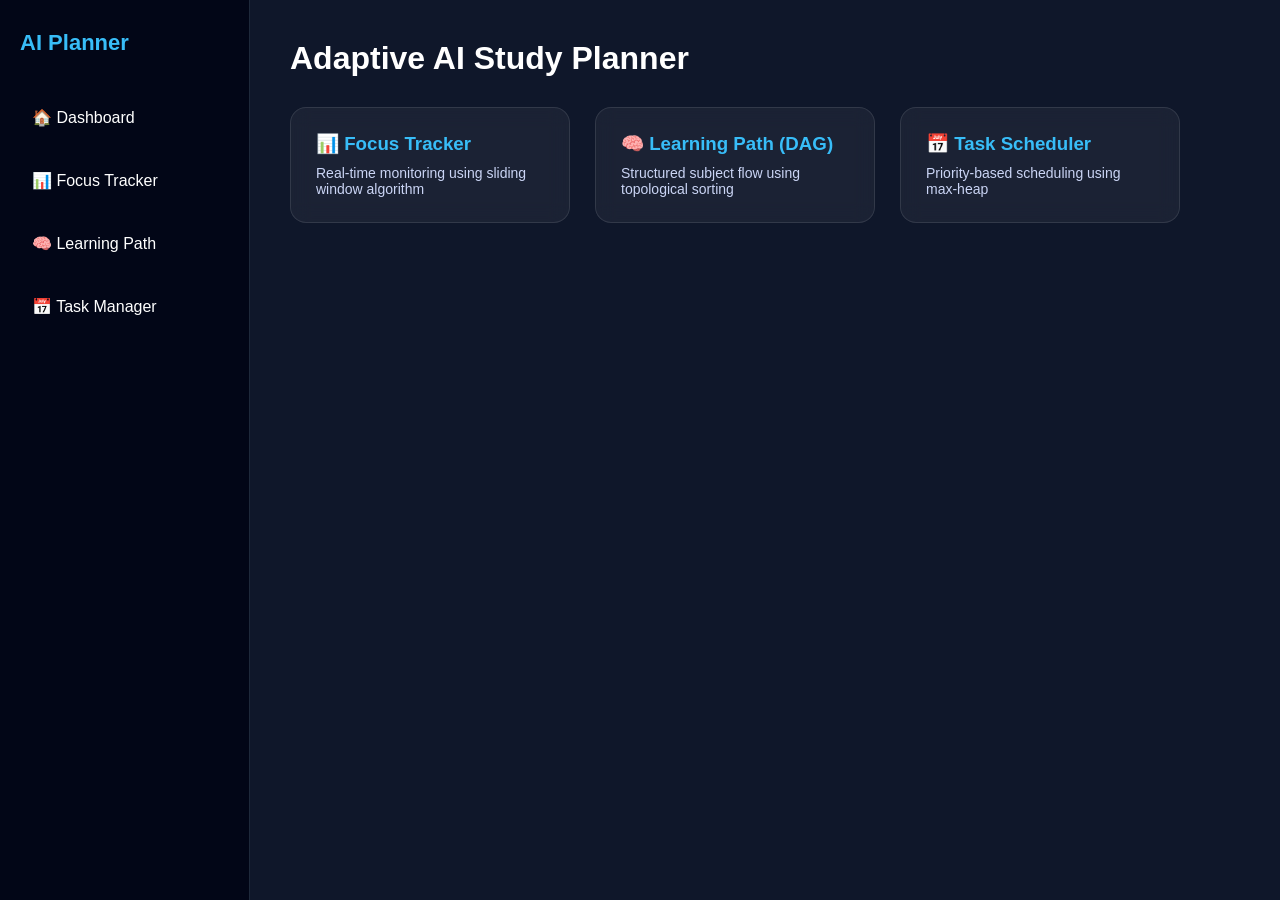
<file: ai-study-planner/templates/index.html>
<!DOCTYPE html>
<html lang="en">
<head>
<meta charset="UTF-8">
<title>Adaptive AI Study Planner</title>

<style>
    * {
        margin: 0;
        padding: 0;
        box-sizing: border-box;
        font-family: 'Segoe UI', sans-serif;
    }

    body {
        background: #0f172a;
        color: white;
        height: 100vh;
        display: flex;
    }

    /* Sidebar */
    .sidebar {
        width: 250px;
        background: #020617;
        padding: 30px 20px;
        display: flex;
        flex-direction: column;
        gap: 20px;
        border-right: 1px solid #1e293b;
    }

    .logo {
        font-size: 22px;
        font-weight: bold;
        margin-bottom: 20px;
        color: #38bdf8;
    }

    .nav-item {
        padding: 12px;
        border-radius: 10px;
        cursor: pointer;
        transition: 0.3s;
    }

    .nav-item:hover {
        background: #1e293b;
    }

    /* Main content */
    .main {
        flex: 1;
        padding: 40px;
    }

    h1 {
        margin-bottom: 30px;
    }

    .cards {
        display: flex;
        gap: 25px;
        flex-wrap: wrap;
    }

    .card {
        background: rgba(255,255,255,0.05);
        backdrop-filter: blur(10px);
        border: 1px solid rgba(255,255,255,0.1);
        width: 280px;
        padding: 25px;
        border-radius: 16px;
        transition: 0.3s;
        cursor: pointer;
    }

    .card:hover {
        transform: translateY(-8px);
        border-color: #38bdf8;
    }

    .card h3 {
        margin-bottom: 10px;
        color: #38bdf8;
    }

    .card p {
        font-size: 14px;
        color: #cbd5f5;
    }

    /* Glow effect */
    .card::after {
        content: "";
        position: absolute;
        inset: 0;
        border-radius: 16px;
        opacity: 0;
        transition: 0.3s;
    }

    .card:hover::after {
        opacity: 1;
    }

</style>
</head>

<body>

<!-- Sidebar -->
<div class="sidebar">
    <div class="logo">AI Planner</div>

    <div class="nav-item" onclick="goTo('index.html')">🏠 Dashboard</div>
    <div class="nav-item" onclick="goTo('focusscore_final.html')">📊 Focus Tracker</div>
    <div class="nav-item" onclick="goTo('DAG_final.html')">🧠 Learning Path</div>
    <div class="nav-item" onclick="goTo('priorityqueue.html')">📅 Task Manager</div>
</div>

<!-- Main -->
<div class="main">
    <h1>Adaptive AI Study Planner</h1>

    <div class="cards">

        <div class="card" onclick="goTo('focusscore_final.html')">
            <h3>📊 Focus Tracker</h3>
            <p>Real-time monitoring using sliding window algorithm</p>
        </div>

        <div class="card" onclick="goTo('DAG_final.html')">
            <h3>🧠 Learning Path (DAG)</h3>
            <p>Structured subject flow using topological sorting</p>
        </div>

        <div class="card" onclick="goTo('priorityqueue.html')">
            <h3>📅 Task Scheduler</h3>
            <p>Priority-based scheduling using max-heap</p>
        </div>

    </div>
</div>

<script>
function goTo(page){
    window.location.href = page;
}
</script>

</body>
</html>
</file>
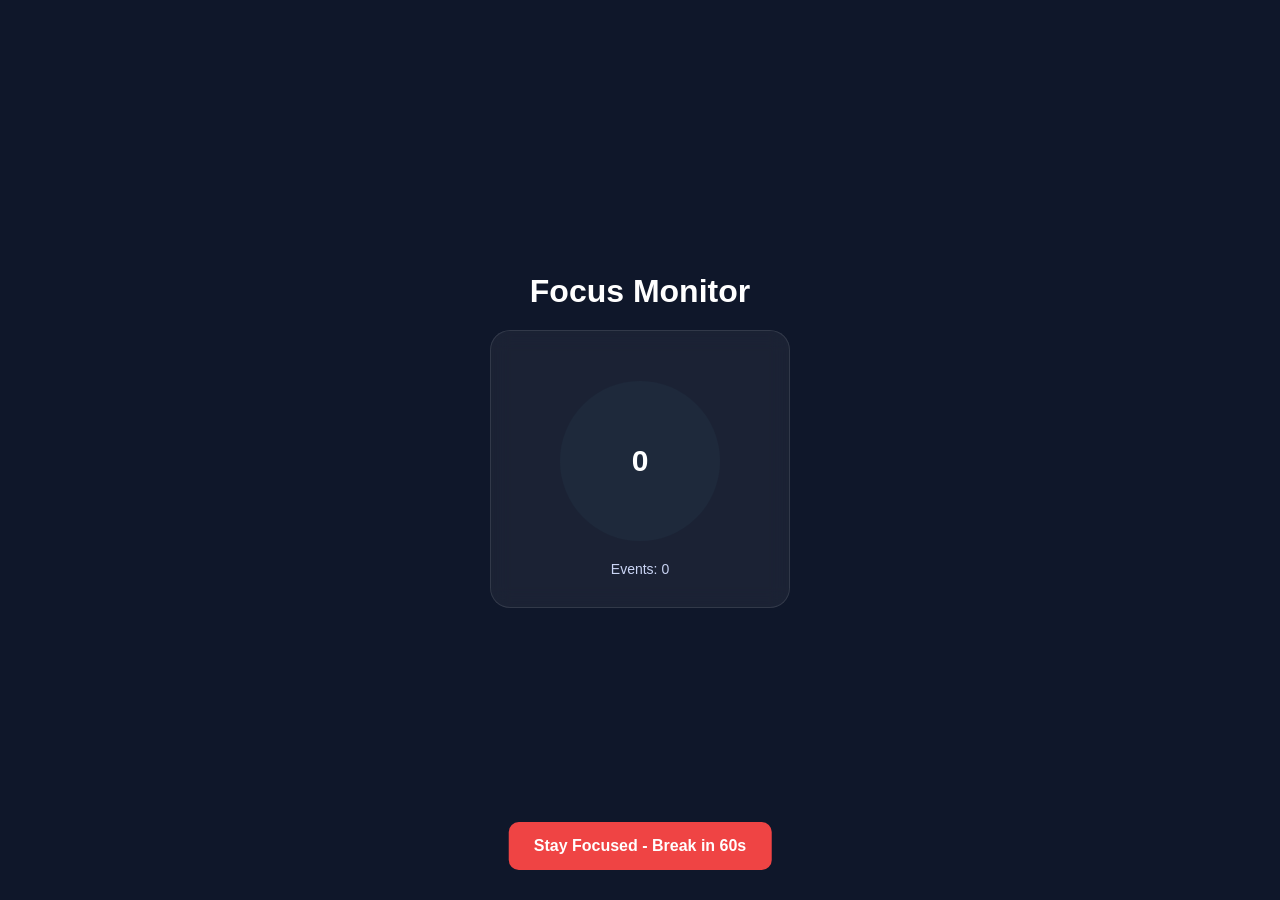
<file: ai-study-planner/templates/focusscore_final.html>
<!DOCTYPE html>
<html lang="en">
<head>
<meta charset="UTF-8">
<title>Focus Monitor</title>

<style>
* {
    margin: 0;
    padding: 0;
    box-sizing: border-box;
    font-family: 'Segoe UI', sans-serif;
}

body {
    background: #0f172a;
    color: white;
    display: flex;
    justify-content: center;
    align-items: center;
    height: 100vh;
}

/* Main container */
.container {
    text-align: center;
}

/* Glass card */
.card {
    background: rgba(255,255,255,0.05);
    backdrop-filter: blur(10px);
    padding: 30px;
    border-radius: 20px;
    width: 300px;
    margin: 20px auto;
    border: 1px solid rgba(255,255,255,0.1);
}

/* Circular meter */
.circle {
    width: 160px;
    height: 160px;
    border-radius: 50%;
    margin: 20px auto;
    display: flex;
    align-items: center;
    justify-content: center;
    font-size: 30px;
    font-weight: bold;
    background: conic-gradient(#38bdf8 0deg, #1e293b 0deg);
    transition: 0.5s;
}

/* Status */
#status {
    margin-top: 10px;
    font-size: 14px;
    color: #cbd5f5;
}

/* Warning */
#warning {
    position: fixed;
    bottom: 30px;
    left: 50%;
    transform: translateX(-50%);
    background: #ef4444;
    padding: 15px 25px;
    border-radius: 10px;
    display: none;
    font-weight: bold;
    animation: pulse 1s infinite;
}

@keyframes pulse {
    0% { transform: translateX(-50%) scale(1); }
    50% { transform: translateX(-50%) scale(1.05); }
    100% { transform: translateX(-50%) scale(1); }
}

/* Blackout */
#blackout {
    position: fixed;
    inset: 0;
    background: rgba(0,0,0,0.95);
    display: none;
    z-index: 999;
}

/* Popup */
#popup {
    position: fixed;
    top:50%;
    left:50%;
    transform: translate(-50%, -50%);
    background:#020617;
    padding:30px;
    border-radius:15px;
    display:none;
    z-index:1000;
    text-align:center;
}

button {
    margin:10px;
    padding:10px 15px;
    border:none;
    border-radius:6px;
    cursor:pointer;
}

.yes { background:#22c55e; color:white; }
.no { background:#ef4444; color:white; }

</style>
</head>

<body>

<div class="container">
    <h1>Focus Monitor</h1>

    <div class="card">
        <div class="circle" id="circle">0</div>
        <p id="status">Tracking...</p>
    </div>
</div>

<div id="warning">Stay Focused</div>
<div id="blackout"></div>

<div id="popup">
    <p>You seem distracted.<br>Take a short break?</p>
    <button class="yes" onclick="takeBreak()">Yes</button>
    <button class="no" onclick="continueWork()">No</button>
</div>

<script>

// ===== ORIGINAL LOGIC (UNCHANGED) =====
let eventsArr = [];
const WINDOW = 30000;
let lastMouseRecorded = 0;

let warningActive = false;
let warningStartTime = 0;

let blackoutActive = false;
let locked = false;

let tabInactive = false;

const circle = document.getElementById("circle");
const statusEl = document.getElementById("status");
const warning = document.getElementById("warning");
const blackout = document.getElementById("blackout");
const popup = document.getElementById("popup");

// activity
function recordActivity(){
    if(blackoutActive || locked) return;

    const now = Date.now();
    eventsArr.push(now);

    while(eventsArr.length && now - eventsArr[0] > WINDOW){
        eventsArr.shift();
    }

    if(warningActive) hideWarning();
}

// events
document.addEventListener("keydown", recordActivity);

document.addEventListener("mousemove", () => {
    const now = Date.now();
    if(now - lastMouseRecorded > 1000){
        recordActivity();
        lastMouseRecorded = now;
    }
});

document.addEventListener("visibilitychange", () => {
    if(document.hidden){
        tabInactive = true;
    } else {
        tabInactive = false;
        recordActivity();
    }
});

// warning
function showWarning(){
    if(warningActive) return;
    warningActive = true;
    warningStartTime = Date.now();
}

function hideWarning(){
    warning.style.display = "none";
    warningActive = false;
}

// blackout
function showBlackout(){
    blackout.style.display = "block";
    popup.style.display = "block";
    blackoutActive = true;
}

function hideBlackout(){
    blackout.style.display = "none";
    popup.style.display = "none";
    blackoutActive = false;
}

// actions
function takeBreak(){
    locked = true;
    popup.innerHTML = "<h3>Break Mode</h3><p>Returning in 5 mins...</p>";

    setTimeout(()=>{
        locked = false;
        hideBlackout();
        hideWarning();
    }, 300000);
}

function continueWork(){
    hideBlackout();
    hideWarning();
    warningStartTime = Date.now();
}

// LOOP
setInterval(()=>{

    if(locked) return;

    const now = Date.now();

    while(eventsArr.length && now - eventsArr[0] > WINDOW){
        eventsArr.shift();
    }

    let events = eventsArr.length;

    if(tabInactive) events = Math.max(0, events - 3);

    let focusScore = Math.min(10, Math.floor(events / 2));

    // 🔥 VISUAL UPDATE
    let deg = focusScore * 36; // 10 → 360deg
    circle.style.background = `conic-gradient(#38bdf8 ${deg}deg, #1e293b ${deg}deg)`;
    circle.innerText = focusScore;

    statusEl.innerText = tabInactive ? "Tab inactive ⚠️" : "Events: " + events;

    let lastEventTime = eventsArr.length ? eventsArr[eventsArr.length - 1] : 0;
    let idleTime = now - lastEventTime;

    if(idleTime > 6000 && !warningActive){
        showWarning();
    }

    if(warningActive){
        let remaining = Math.max(0, 60 - Math.floor((now - warningStartTime)/1000));
        warning.style.display = "block";
        warning.innerText = "Stay Focused - Break in " + remaining + "s";
    }

    if(warningActive && (now - warningStartTime > 60000) && !blackoutActive){
        showBlackout();
    }

},1000);

</script>

</body>
</html>
</file>
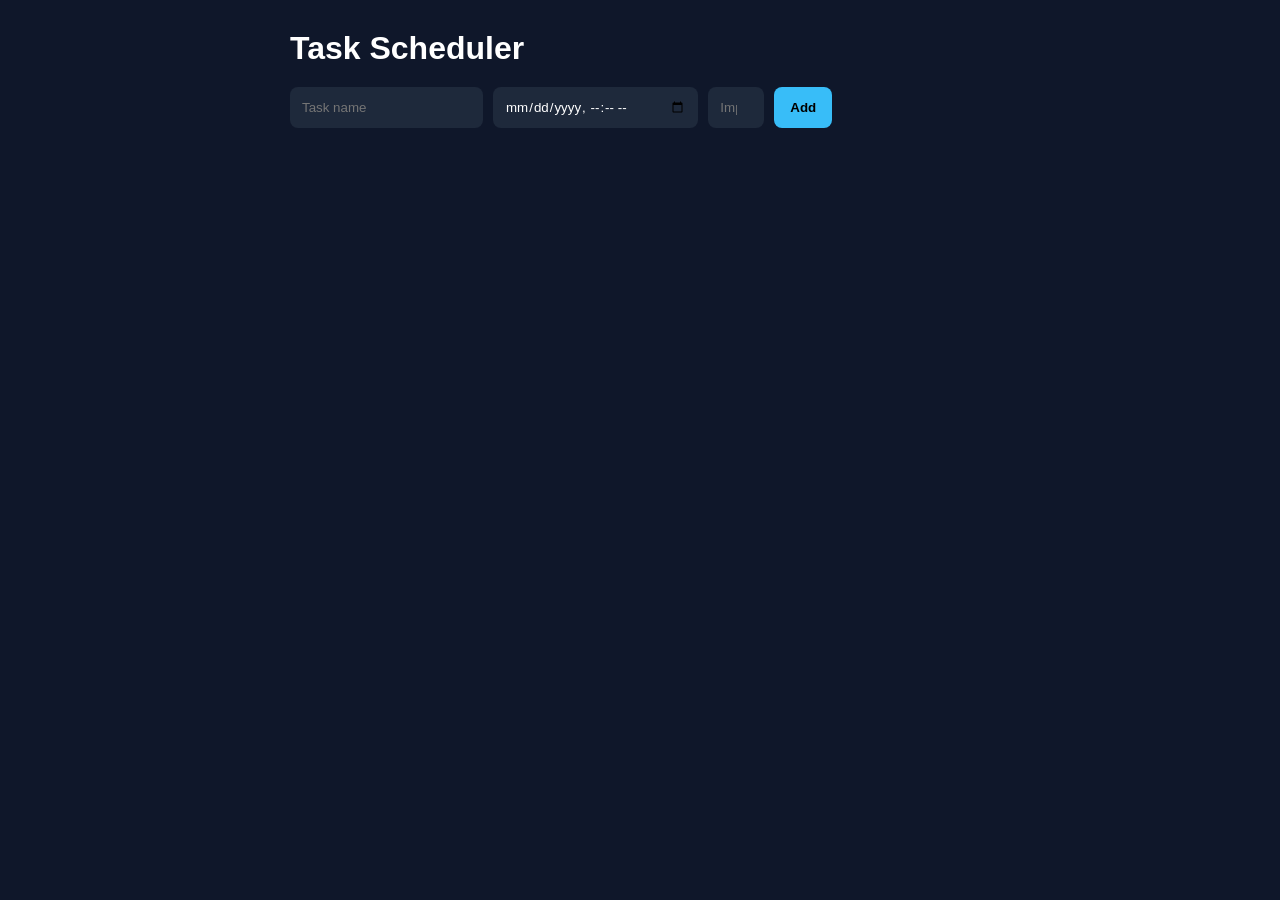
<file: ai-study-planner/templates/priorityqueue.html>
<!DOCTYPE html>
<html lang="en">
<head>
<meta charset="UTF-8">
<title>Task Scheduler</title>

<style>
* {
    margin: 0;
    padding: 0;
    box-sizing: border-box;
    font-family: 'Segoe UI', sans-serif;
}

body {
    background: #0f172a;
    color: white;
    padding: 30px;
}

/* Container */
.container {
    max-width: 700px;
    margin: auto;
}

/* Header */
h1 {
    margin-bottom: 20px;
}

/* Input box */
.input-box {
    display: flex;
    gap: 10px;
    flex-wrap: wrap;
    margin-bottom: 20px;
}

input {
    padding: 12px;
    border-radius: 8px;
    border: none;
    background: #1e293b;
    color: white;
}

button {
    padding: 12px 16px;
    border-radius: 8px;
    border: none;
    background: #38bdf8;
    color: black;
    font-weight: bold;
    cursor: pointer;
}

button:hover {
    background: #0ea5e9;
}

/* Task card */
.task-card {
    background: rgba(255,255,255,0.05);
    padding: 18px;
    border-radius: 14px;
    margin-bottom: 12px;
    border-left: 6px solid #22c55e;
    transition: 0.3s;
}

.task-card:hover {
    transform: translateY(-4px);
}

/* Text */
.task-name {
    font-size: 18px;
    font-weight: bold;
}

.deadline {
    font-size: 13px;
    color: #cbd5f5;
}

.countdown {
    font-size: 14px;
    margin-top: 5px;
}

/* Priority colors */
.low { border-color: #22c55e; }
.medium { border-color: #facc15; }
.high { border-color: #ef4444; }

</style>
</head>

<body>

<div class="container">

    <h1>Task Scheduler</h1>

    <div class="input-box">
        <input id="taskName" placeholder="Task name">
        <input id="deadline" type="datetime-local">
        <input id="importance" type="number" min="1" max="5" placeholder="Importance">
        <button onclick="addTask()">Add</button>
    </div>

    <div id="taskList"></div>

</div>

<script>

// ===== YOUR ORIGINAL LOGIC (UPGRADED UI ONLY) =====

class Task {
    constructor(name, deadline, importance) {
        this.name = name;
        this.deadline = deadline ? new Date(deadline) : null;
        this.importance = importance;
        this.priority = this.calculatePriority();
    }

    calculatePriority() {
        let urgency = 0;

        if (this.deadline) {
            const now = new Date();
            const timeLeft = (this.deadline - now) / (1000 * 60 * 60);

            if (timeLeft <= 0) urgency = 10;
            else urgency = 1 / timeLeft;
        }

        return (this.importance * 3) + (urgency * 5);
    }
}

class MaxHeap {
    constructor() {
        this.heap = [];
    }

    insert(task) {
        this.heap.push(task);
        this.heap.sort((a, b) => b.priority - a.priority);
    }

    rebuildHeap() {
        this.heap.forEach(t => t.priority = t.calculatePriority());
        this.heap.sort((a, b) => b.priority - a.priority);
    }
}

const taskQueue = new MaxHeap();

function formatTime(date) {
    return date.toLocaleString();
}

function getCountdown(deadline) {
    const now = new Date();
    const diff = deadline - now;

    if (diff <= 0) return "Overdue 🔴";

    const h = Math.floor(diff / (1000*60*60));
    const m = Math.floor((diff/(1000*60))%60);
    const s = Math.floor((diff/1000)%60);

    return `${h}h ${m}m ${s}s`;
}

function getPriorityClass(priority){
    if(priority > 8) return "high";
    if(priority > 4) return "medium";
    return "low";
}

function addTask() {
    const name = document.getElementById("taskName").value.trim();
    const deadline = document.getElementById("deadline").value;
    const importance = parseInt(document.getElementById("importance").value);

    if (!name || isNaN(importance)) return alert("Fill all fields");

    const task = new Task(name, deadline, importance);
    taskQueue.insert(task);

    updateUI();
}

function updateUI() {
    const container = document.getElementById("taskList");
    container.innerHTML = "";

    taskQueue.heap.forEach(task => {

        const div = document.createElement("div");

        const cls = getPriorityClass(task.priority);

        div.className = "task-card " + cls;

        let deadlineHTML = "";

        if (task.deadline) {
            deadlineHTML = `
                <div class="deadline">Due: ${formatTime(task.deadline)}</div>
                <div class="countdown">${getCountdown(task.deadline)}</div>
            `;
        }

        div.innerHTML = `
            <div class="task-name">${task.name}</div>
            ${deadlineHTML}
        `;

        container.appendChild(div);
    });
}

// live update
setInterval(() => {
    taskQueue.rebuildHeap();
    updateUI();
}, 1000);

</script>

</body>
</html>
</file>
